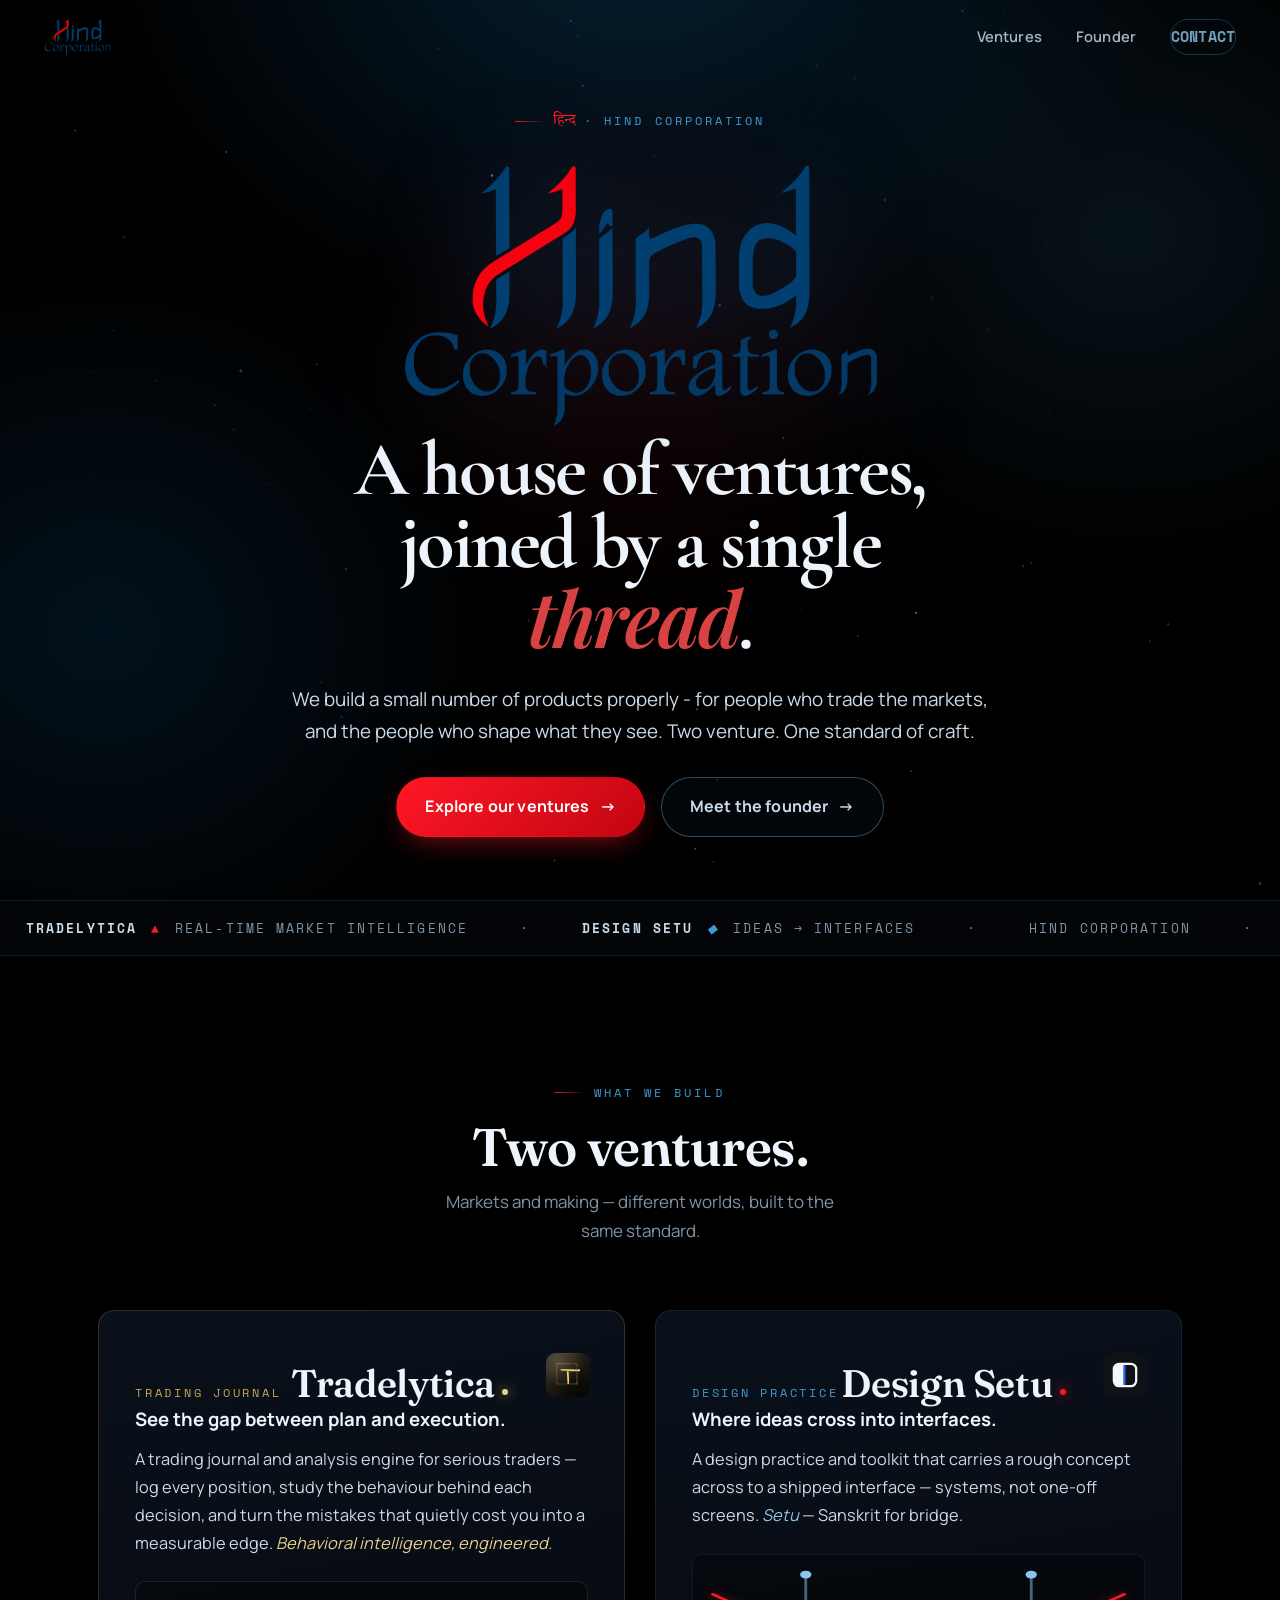
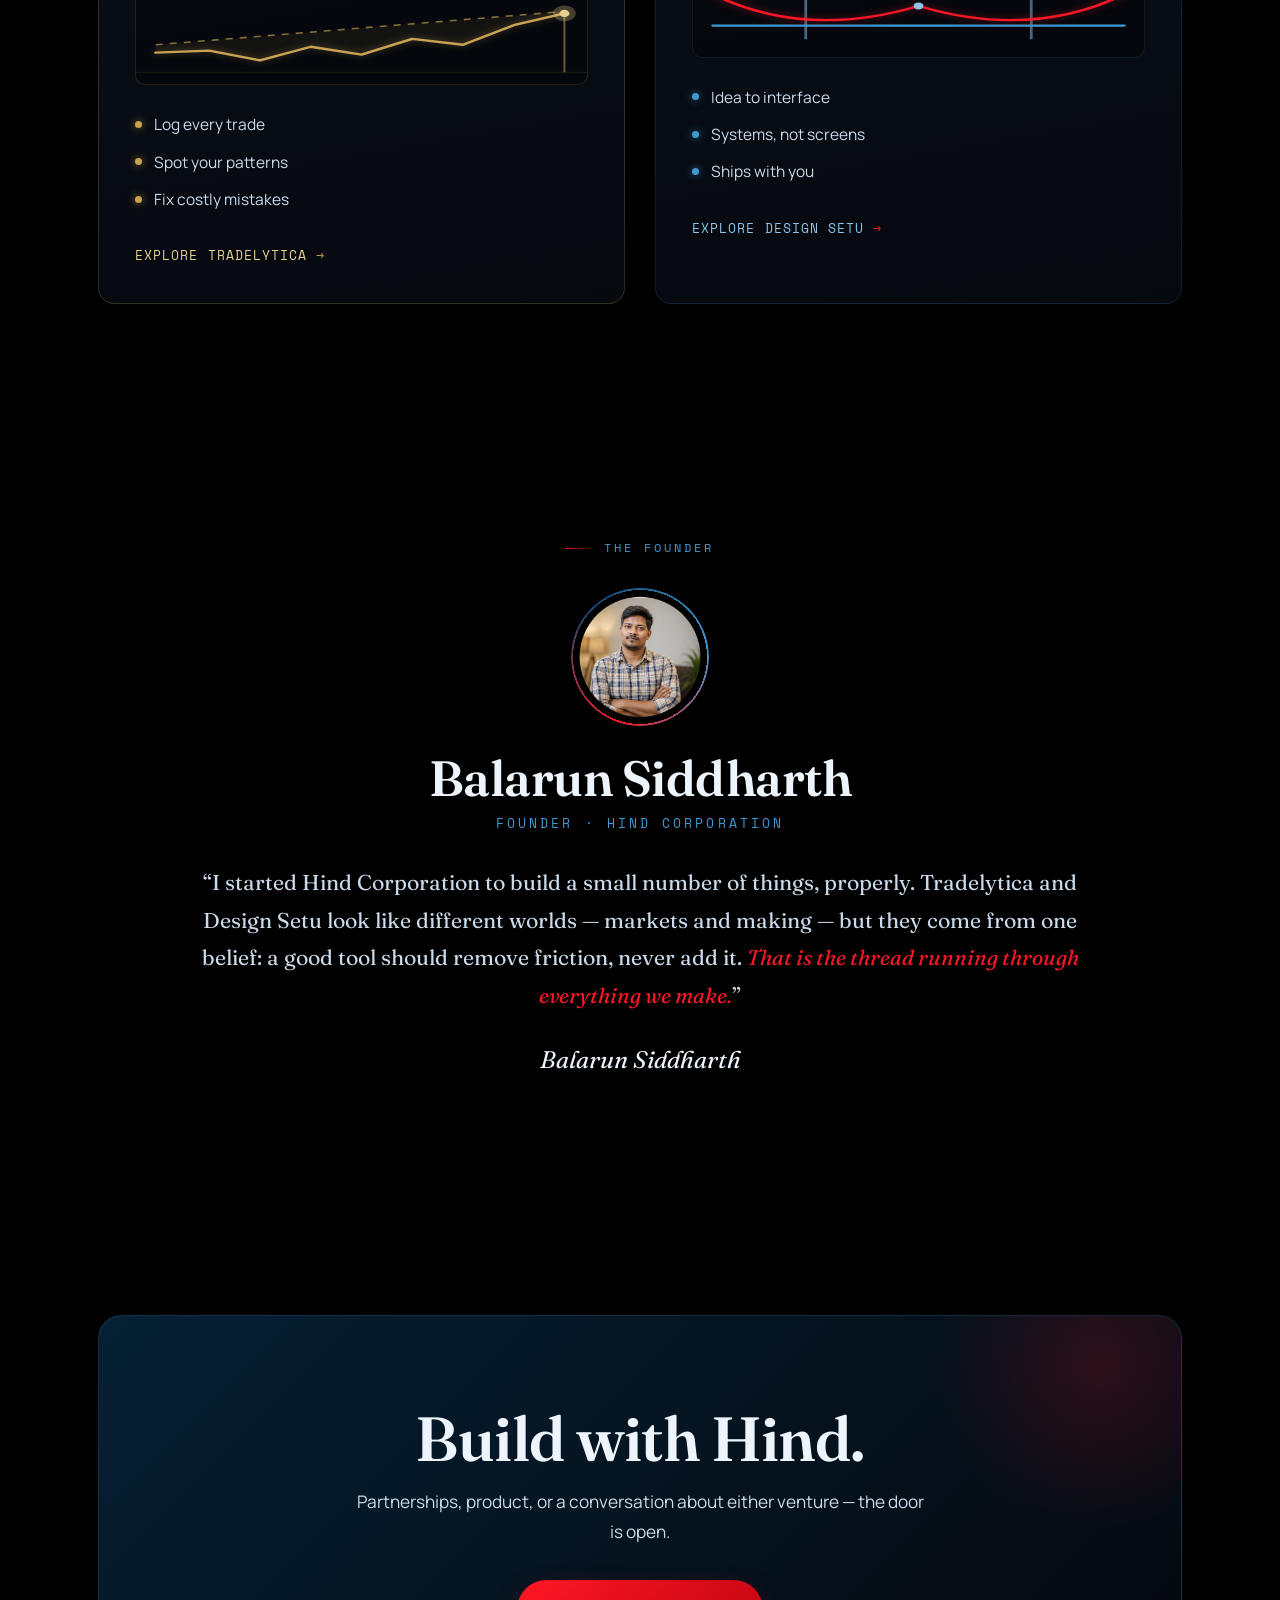
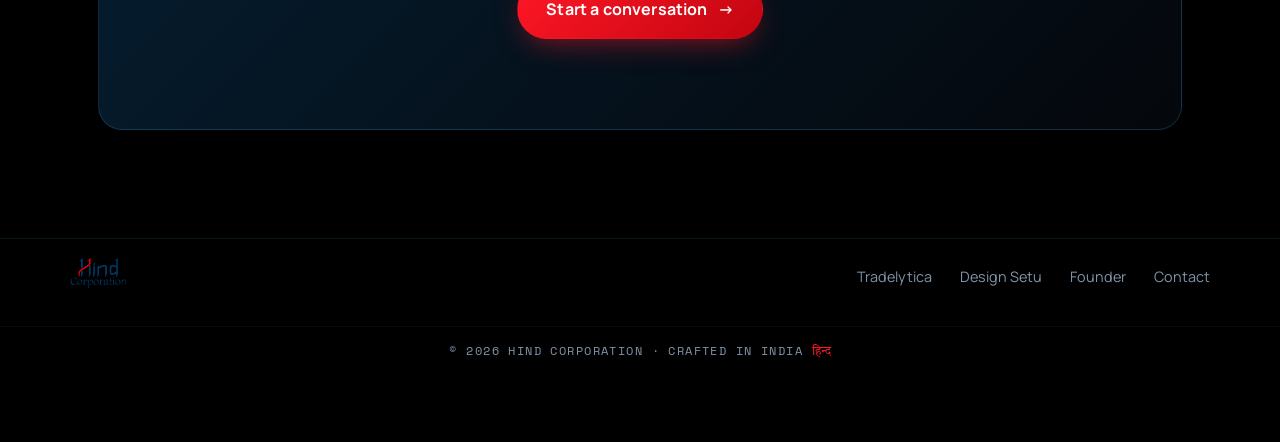
<file: index.html>
<!DOCTYPE html>
<html lang="en">
<head>
<meta charset="UTF-8">
<meta name="viewport" content="width=device-width, initial-scale=1.0">
<title>Hind Corporation — A house of ventures</title>
<meta name="description" content="Hind Corporation builds a small number of products properly. Home to Tradelytica and Design Setu. Founded by Balarun Siddharth.">
<meta name="theme-color" content="#000000">
<link rel="preconnect" href="https://fonts.googleapis.com">
<link rel="preconnect" href="https://fonts.gstatic.com" crossorigin>
<link href="https://fonts.googleapis.com/css2?family=Fraunces:ital,opsz,wght@0,9..144,400;0,9..144,500;0,9..144,600;1,9..144,400;1,9..144,500&family=Manrope:wght@400;500;600;700;800&family=Space+Mono:ital,wght@0,400;0,700;1,400&family=Tiro+Devanagari+Hindi&display=swap" rel="stylesheet">
<link href="https://fonts.googleapis.com/css2?family=Cormorant+Garamond:wght@600;700&family=Playfair+Display:ital,wght@1,600&display=swap" rel="stylesheet">
<link rel="stylesheet" href="css/HindCorporation.css">
</head>
<body id="top">

<canvas id="stars"></canvas>

<!-- signature red thread (built by JS) -->
<svg id="thread" aria-hidden="true" xmlns="http://www.w3.org/2000/svg">
  <defs>
    <linearGradient id="threadGrad" x1="0" y1="0" x2="0" y2="1">
      <stop offset="0%" stop-color="#ff1726"/>
      <stop offset="55%" stop-color="#e00d1b"/>
      <stop offset="100%" stop-color="#c20510"/>
    </linearGradient>
  </defs>
  <path id="threadPath" d=""/>
  <circle id="beadHalo" r="9" cx="0" cy="0" opacity="0"/>
  <circle id="bead" r="3.4" cx="0" cy="0" opacity="0"/>
</svg>

<!-- NAV -->
<nav class="nav" id="nav">
    <a href="#top" class="nav__logo" aria-label="Hind Corporation home">
    <img src="image/HN.png" alt="Hind Corporation Logo">
</a> 

  <div class="nav__links" id="navlinks">
    <a href="#ventures">Ventures</a>
    <a href="#founder">Founder</a>
    <a href="#contact" class="nav__cta">Contact</a>
  </div>
</nav>

<!-- HERO -->
<header class="hero" id="hero">
  <div class="eyebrow"><span class="deva">हिन्द</span> · HIND CORPORATION</div>
  <img
    src="image/HN.png"
    alt="Hind Corporation"
    class="hero__logo">
  <h1 class="hero__title reveal">
    A house of ventures, <br> joined by a single <br>
    <span class="thread-word">thread</span>. 
  </h1>
<p class="hero__sub reveal">
We build a small number of products properly - 
for people who trade the markets, and the
 people who shape what they see. Two venture.
  One standard of craft.
</p>
  <div class="hero__cta">
    <a href="#ventures" class="btn btn--primary">
        Explore our ventures
        <span class="arr">→</span>
    </a>

    <a href="#founder" class="btn btn--ghost">
        Meet the founder
        <span class="arr">→</span>
    </a>
</div>
</header>

<!-- TICKER -->
<div class="ticker" aria-hidden="true">
  <div class="ticker__track" id="ticker"></div>
</div>

<!-- PRODUCTS -->
<section class="sec" id="ventures">
  <div class="wrap">
    <div class="prod__head reveal">
      <span class="eyebrow">What we build</span>
      <h2>Two ventures.</h2>
      <p>Markets and making — different worlds, built to the same standard.</p>
    </div>

    <div class="cards">
      <!-- Tradelytica -->
      <article class="card card--gold reveal d1">
            <img src="image/Tradelytica icon.png.svg"
                  class="card__icon"
                   alt="Tradelytica">
                   <span class="card__domain card__domain--gold">
                     TRADING JOURNAL
                    </span>
        <h3 class="card__name">Tradelytica<span class="dot"></span></h3>
        <p class="card__tag">See the gap between plan and execution.</p>
        <p class="card__desc">A trading journal and analysis engine for serious traders — log every position, study the behaviour behind each decision, and turn the mistakes that quietly cost you into a measurable edge. <em>Behavioral intelligence, engineered.</em></p>
        <div class="viz" role="img" aria-label="Equity curve showing the gap between planned and actual performance">
          <svg viewBox="0 0 320 104" preserveAspectRatio="none">
            <line class="eq-base" x1="0" y1="92" x2="320" y2="92"/>
            <path class="eq-gap" d="M14,72 L52,70 L88,80 L124,66 L160,74 L196,58 L232,64 L268,44 L304,32 L304,30 L14,64 Z"/>
            <path class="eq-plan" d="M14,64 L304,30"/>
            <path class="eq-exec" d="M14,72 L52,70 L88,80 L124,66 L160,74 L196,58 L232,64 L268,44 L304,32"/>
            <line class="eq-pin" x1="304" y1="32" x2="304" y2="92"/>
            <circle class="eq-dot-halo" cx="304" cy="32" r="8"/>
            <circle class="eq-dot" cx="304" cy="32" r="3.6"/>
          </svg>
        </div>
        <ul class="feats">
          <li>Log every trade</li>
          <li>Spot your patterns</li>
          <li>Fix costly mistakes</li>
        </ul>
        <a href="https://tradelytica.com" target="_blank" rel="noopener noreferrer" class="card__link">Explore Tradelytica <span class="arr">→</span></a>
      </article>

      <!-- Design Setu -->
      <article class="card reveal d2">
        <img src="image/designsetu-app-icon.svg"
          class="card__icon"
          alt="Design Setu">
        <span class="card__domain">Design practice</span>
        <h3 class="card__name">Design Setu<span class="dot"></span></h3>
        <p class="card__tag">Where ideas cross into interfaces.</p>
        <p class="card__desc">A design practice and toolkit that carries a rough concept across to a shipped interface — systems, not one-off screens. <em>Setu</em> — Sanskrit for bridge.</p>
        <div class="viz" role="img" aria-label="Stylised suspension bridge">
          <svg viewBox="0 0 320 104" preserveAspectRatio="none">
            <line class="bridge-pillar" x1="80"  y1="20" x2="80"  y2="86"/>
            <line class="bridge-pillar" x1="240" y1="20" x2="240" y2="86"/>
            <path class="bridge-deck" d="M14,72 L306,72"/>
            <path class="bridge-cable" d="M14,40 Q80,86 160,52 Q240,86 306,40"/>
            <circle class="bridge-node" cx="80"  cy="20" r="4"/>
            <circle class="bridge-node" cx="240" cy="20" r="4"/>
            <circle class="bridge-node" cx="160" cy="52" r="3.5"/>
          </svg>
        </div>
        <ul class="feats">
          <li>Idea to interface</li>
          <li>Systems, not screens</li>
          <li>Ships with you</li>
        </ul>
        <a href="#contact" class="card__link">Explore Design Setu <span class="arr">→</span></a>
      </article>
    </div>
  </div>
</section>

<!-- FOUNDER -->
<section class="sec founder" id="founder">
  <div class="wrap">
    <div class="reveal">
      <span class="eyebrow">The founder</span>
      <div class="mono-ring">
    <div class="ring"></div>
    <div class="photo">
        <img src="image/WhatsApp Image.jpg.jpeg" alt="">
    </div>
    </div>
      <h2>Balarun Siddharth</h2>
      <div class="founder__role">Founder · Hind Corporation</div>
    </div>
    <p class="founder__note reveal d1">“I started Hind Corporation to build a small number of things, properly. Tradelytica and Design Setu look like different worlds — markets and making — but they come from one belief: a good tool should remove friction, never add it. <span class="hl">That is the thread running through everything we make.</span>”</p>
    <div class="founder__sign reveal d2">Balarun Siddharth</div>
  </div>
</section>

<!-- CTA -->
<section class="sec" id="contact" style="padding-bottom:0">
  <div class="cta-band reveal">
    <div class="cta-inner">
      <h2>Build with Hind.</h2>
      <p>Partnerships, product, or a conversation about either venture — the door is open.</p>
      <a href="mailto:hello@hindcorporation.com" class="btn btn--primary">Start a conversation <span class="arr">→</span></a>
    </div>
  </div>
</section>

<!-- FOOTER -->
<footer class="foot">
  <div class="foot__in">
      <a href="#top" class="foot__logo">
    <img src="image/HN.png"
     alt="Hind Corporation">
</a>
<div class="foot__links">
    <a href="#">Tradelytica</a>
    <a href="#">Design Setu</a>
    <a href="#">Founder</a>
    <a href="#">Contact</a>
</div>
  </div>
  <div class="foot__meta">© 2026 Hind Corporation · Crafted in India <span class="deva">हिन्द</span></div>
</footer>

<script src="js/HindCorporation.js"></script>
</html>
</body>
</file>
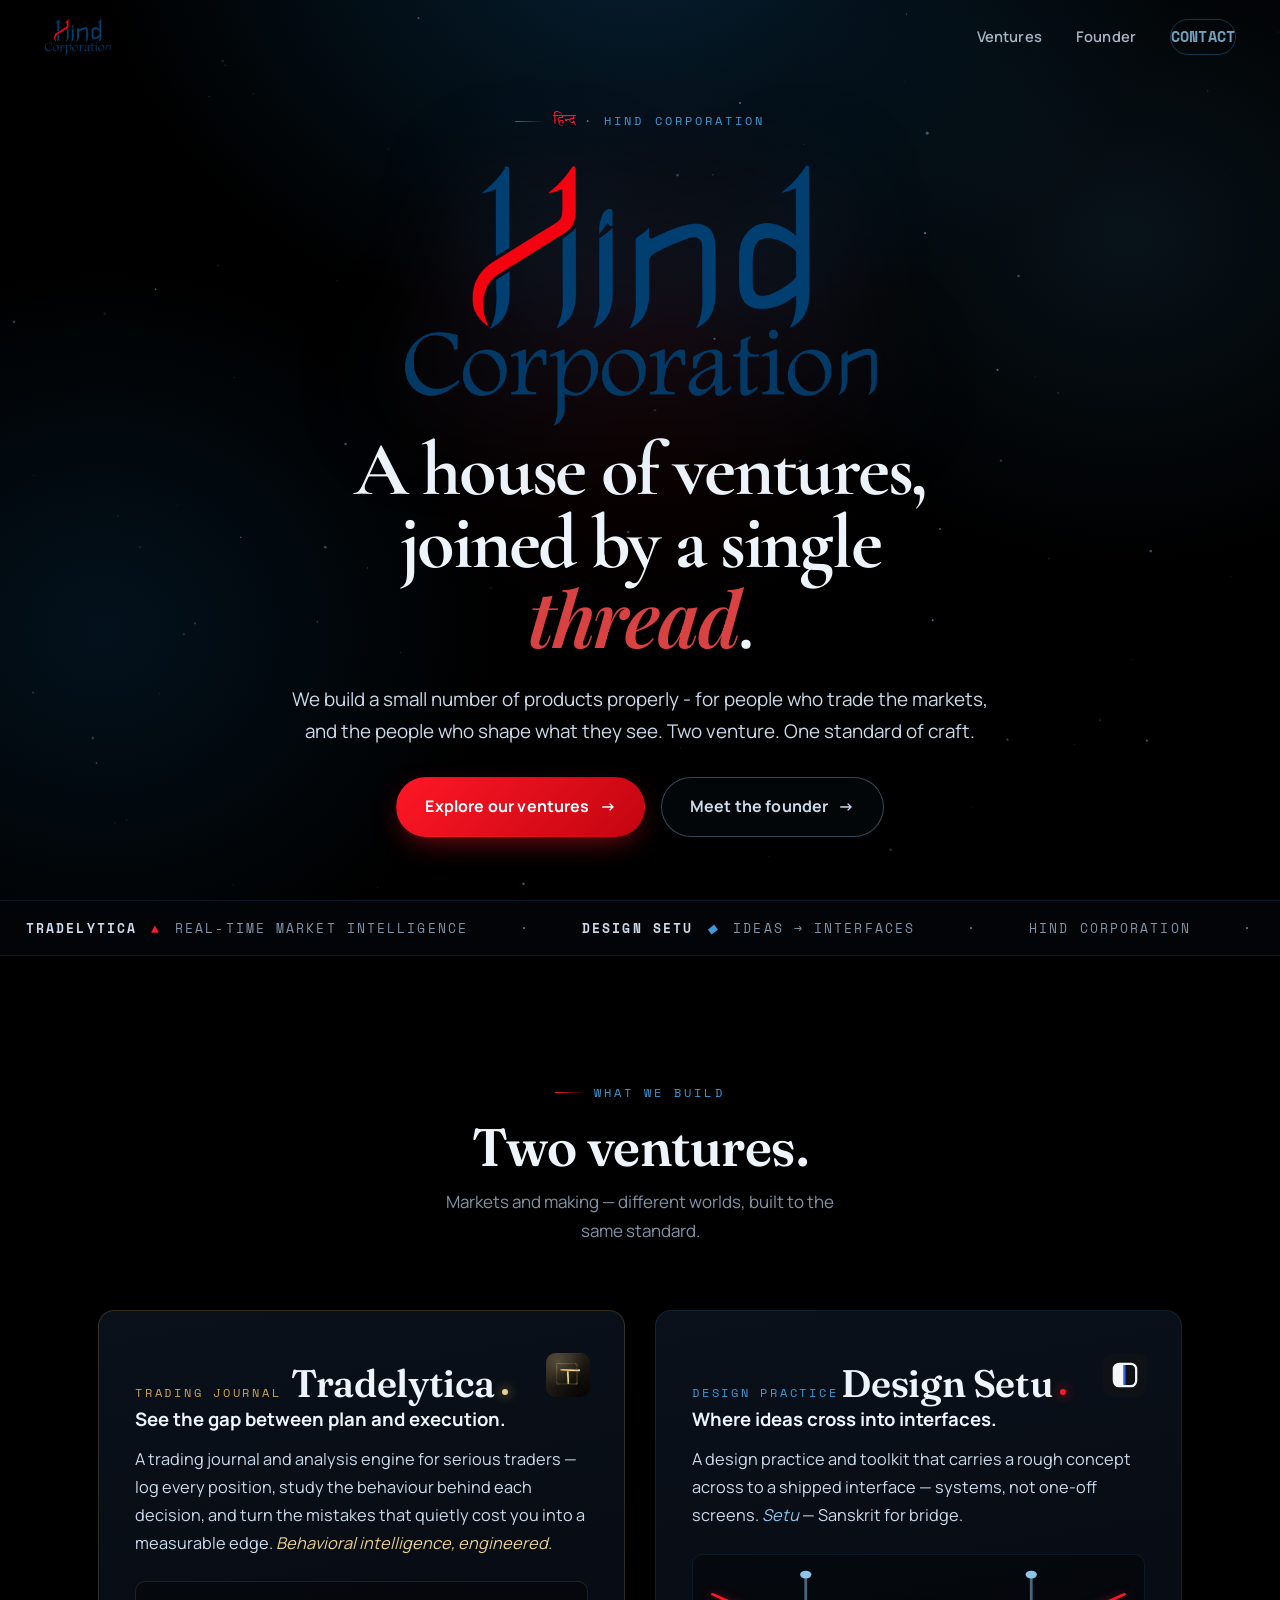
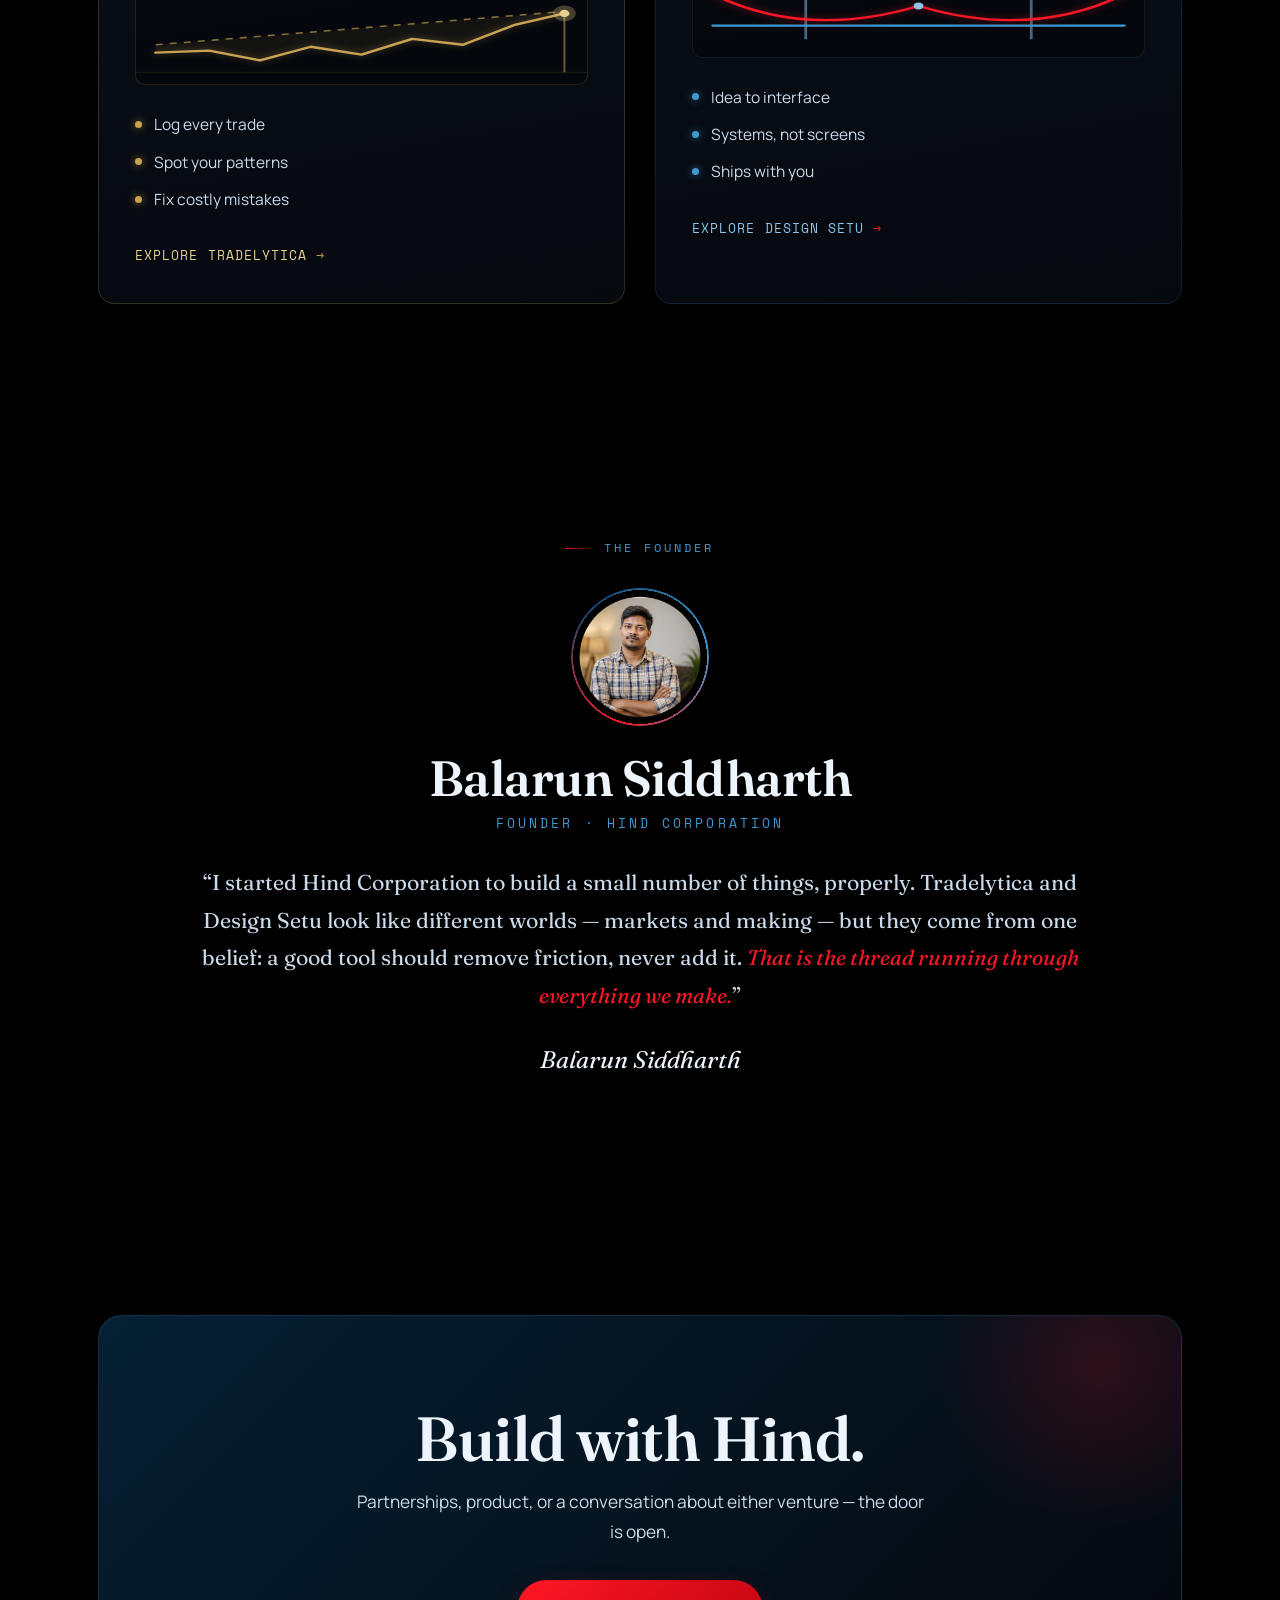
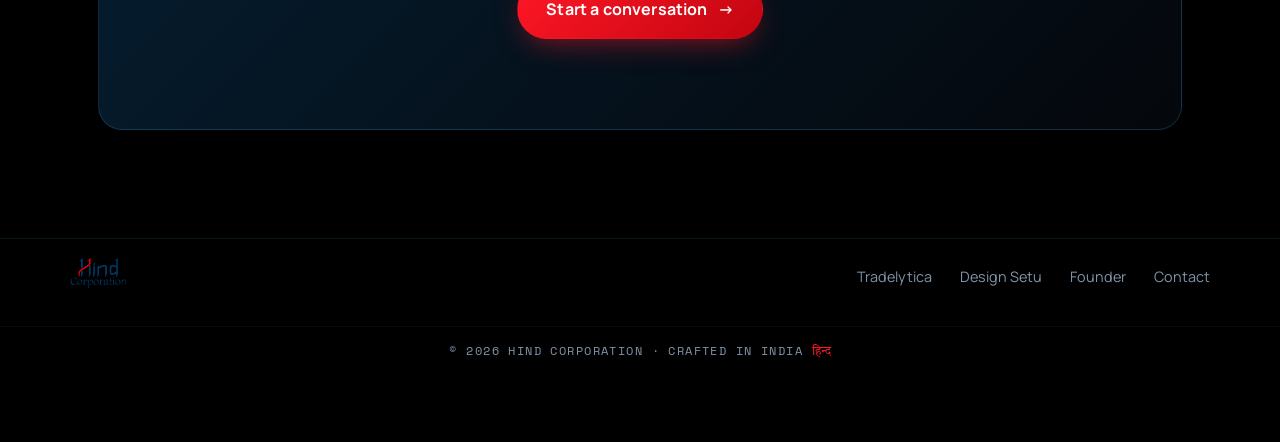
<file: index.html.html>
<!DOCTYPE html>
<html lang="en">
<head>
<meta charset="UTF-8">
<meta name="viewport" content="width=device-width, initial-scale=1.0">
<title>Hind Corporation — A house of ventures</title>
<meta name="description" content="Hind Corporation builds a small number of products properly. Home to Tradelytica and Design Setu. Founded by Balarun Siddharth.">
<meta name="theme-color" content="#000000">
<link rel="preconnect" href="https://fonts.googleapis.com">
<link rel="preconnect" href="https://fonts.gstatic.com" crossorigin>
<link href="https://fonts.googleapis.com/css2?family=Fraunces:ital,opsz,wght@0,9..144,400;0,9..144,500;0,9..144,600;1,9..144,400;1,9..144,500&family=Manrope:wght@400;500;600;700;800&family=Space+Mono:ital,wght@0,400;0,700;1,400&family=Tiro+Devanagari+Hindi&display=swap" rel="stylesheet">
<link href="https://fonts.googleapis.com/css2?family=Cormorant+Garamond:wght@600;700&family=Playfair+Display:ital,wght@1,600&display=swap" rel="stylesheet">
<link rel="stylesheet" href="../css/HindCorporation.css">
</head>
<body id="top">

<canvas id="stars"></canvas>

<!-- signature red thread (built by JS) -->
<svg id="thread" aria-hidden="true" xmlns="http://www.w3.org/2000/svg">
  <defs>
    <linearGradient id="threadGrad" x1="0" y1="0" x2="0" y2="1">
      <stop offset="0%" stop-color="#ff1726"/>
      <stop offset="55%" stop-color="#e00d1b"/>
      <stop offset="100%" stop-color="#c20510"/>
    </linearGradient>
  </defs>
  <path id="threadPath" d=""/>
  <circle id="beadHalo" r="9" cx="0" cy="0" opacity="0"/>
  <circle id="bead" r="3.4" cx="0" cy="0" opacity="0"/>
</svg>

<!-- NAV -->
<nav class="nav" id="nav">
    <a href="#top" class="nav__logo" aria-label="Hind Corporation home">
    <img src="../image/HN.png" alt="Hind Corporation Logo">
</a> 

  <div class="nav__links" id="navlinks">
    <a href="#ventures">Ventures</a>
    <a href="#founder">Founder</a>
    <a href="#contact" class="nav__cta">Contact</a>
  </div>
</nav>

<!-- HERO -->
<header class="hero" id="hero">
  <div class="eyebrow"><span class="deva">हिन्द</span> · HIND CORPORATION</div>
  <img
    src="../image/HN.png"
    alt="Hind Corporation"
    class="hero__logo">
  <h1 class="hero__title reveal">
    A house of ventures, <br> joined by a single <br>
    <span class="thread-word">thread</span>. 
  </h1>
<p class="hero__sub reveal">
We build a small number of products properly - 
for people who trade the markets, and the
 people who shape what they see. Two venture.
  One standard of craft.
</p>
  <div class="hero__cta">
    <a href="#ventures" class="btn btn--primary">
        Explore our ventures
        <span class="arr">→</span>
    </a>

    <a href="#founder" class="btn btn--ghost">
        Meet the founder
        <span class="arr">→</span>
    </a>
</div>
</header>

<!-- TICKER -->
<div class="ticker" aria-hidden="true">
  <div class="ticker__track" id="ticker"></div>
</div>

<!-- PRODUCTS -->
<section class="sec" id="ventures">
  <div class="wrap">
    <div class="prod__head reveal">
      <span class="eyebrow">What we build</span>
      <h2>Two ventures.</h2>
      <p>Markets and making — different worlds, built to the same standard.</p>
    </div>

    <div class="cards">
      <!-- Tradelytica -->
      <article class="card card--gold reveal d1">
            <img src="../image/Tradelytica icon.png.svg"
                  class="card__icon"
                   alt="Tradelytica">
                   <span class="card__domain card__domain--gold">
                     TRADING JOURNAL
                    </span>
        <h3 class="card__name">Tradelytica<span class="dot"></span></h3>
        <p class="card__tag">See the gap between plan and execution.</p>
        <p class="card__desc">A trading journal and analysis engine for serious traders — log every position, study the behaviour behind each decision, and turn the mistakes that quietly cost you into a measurable edge. <em>Behavioral intelligence, engineered.</em></p>
        <div class="viz" role="img" aria-label="Equity curve showing the gap between planned and actual performance">
          <svg viewBox="0 0 320 104" preserveAspectRatio="none">
            <line class="eq-base" x1="0" y1="92" x2="320" y2="92"/>
            <path class="eq-gap" d="M14,72 L52,70 L88,80 L124,66 L160,74 L196,58 L232,64 L268,44 L304,32 L304,30 L14,64 Z"/>
            <path class="eq-plan" d="M14,64 L304,30"/>
            <path class="eq-exec" d="M14,72 L52,70 L88,80 L124,66 L160,74 L196,58 L232,64 L268,44 L304,32"/>
            <line class="eq-pin" x1="304" y1="32" x2="304" y2="92"/>
            <circle class="eq-dot-halo" cx="304" cy="32" r="8"/>
            <circle class="eq-dot" cx="304" cy="32" r="3.6"/>
          </svg>
        </div>
        <ul class="feats">
          <li>Log every trade</li>
          <li>Spot your patterns</li>
          <li>Fix costly mistakes</li>
        </ul>
        <a href="https://tradelytica.com" target="_blank" rel="noopener noreferrer" class="card__link">Explore Tradelytica <span class="arr">→</span></a>
      </article>

      <!-- Design Setu -->
      <article class="card reveal d2">
        <img src="../image/designsetu-app-icon.svg"
          class="card__icon"
          alt="Design Setu">
        <span class="card__domain">Design practice</span>
        <h3 class="card__name">Design Setu<span class="dot"></span></h3>
        <p class="card__tag">Where ideas cross into interfaces.</p>
        <p class="card__desc">A design practice and toolkit that carries a rough concept across to a shipped interface — systems, not one-off screens. <em>Setu</em> — Sanskrit for bridge.</p>
        <div class="viz" role="img" aria-label="Stylised suspension bridge">
          <svg viewBox="0 0 320 104" preserveAspectRatio="none">
            <line class="bridge-pillar" x1="80"  y1="20" x2="80"  y2="86"/>
            <line class="bridge-pillar" x1="240" y1="20" x2="240" y2="86"/>
            <path class="bridge-deck" d="M14,72 L306,72"/>
            <path class="bridge-cable" d="M14,40 Q80,86 160,52 Q240,86 306,40"/>
            <circle class="bridge-node" cx="80"  cy="20" r="4"/>
            <circle class="bridge-node" cx="240" cy="20" r="4"/>
            <circle class="bridge-node" cx="160" cy="52" r="3.5"/>
          </svg>
        </div>
        <ul class="feats">
          <li>Idea to interface</li>
          <li>Systems, not screens</li>
          <li>Ships with you</li>
        </ul>
        <a href="#contact" class="card__link">Explore Design Setu <span class="arr">→</span></a>
      </article>
    </div>
  </div>
</section>

<!-- FOUNDER -->
<section class="sec founder" id="founder">
  <div class="wrap">
    <div class="reveal">
      <span class="eyebrow">The founder</span>
      <div class="mono-ring">
    <div class="ring"></div>
    <div class="photo">
        <img src="../image/WhatsApp Image.jpg.jpeg" alt="">
    </div>
    </div>
      <h2>Balarun Siddharth</h2>
      <div class="founder__role">Founder · Hind Corporation</div>
    </div>
    <p class="founder__note reveal d1">“I started Hind Corporation to build a small number of things, properly. Tradelytica and Design Setu look like different worlds — markets and making — but they come from one belief: a good tool should remove friction, never add it. <span class="hl">That is the thread running through everything we make.</span>”</p>
    <div class="founder__sign reveal d2">Balarun Siddharth</div>
  </div>
</section>

<!-- CTA -->
<section class="sec" id="contact" style="padding-bottom:0">
  <div class="cta-band reveal">
    <div class="cta-inner">
      <h2>Build with Hind.</h2>
      <p>Partnerships, product, or a conversation about either venture — the door is open.</p>
      <a href="mailto:hello@hindcorporation.com" class="btn btn--primary">Start a conversation <span class="arr">→</span></a>
    </div>
  </div>
</section>

<!-- FOOTER -->
<footer class="foot">
  <div class="foot__in">
      <a href="#top" class="foot__logo">
    <img src="../image/HN.png"
     alt="Hind Corporation">
</a>
<div class="foot__links">
    <a href="#">Tradelytica</a>
    <a href="#">Design Setu</a>
    <a href="#">Founder</a>
    <a href="#">Contact</a>
</div>
  </div>
  <div class="foot__meta">© 2026 Hind Corporation · Crafted in India <span class="deva">हिन्द</span></div>
</footer>

<script src="../js/HindCorporation.js"></script>
</html>
</body>
</file>
<file: css/HindCorporation.css>
:root{
    --void:#000000;
    --ink:#06090f;
    --ink-2:#0a1019;
    --panel:#0b121d;
    --steel:#0a3a5e;
    --steel-2:#0e4d7a;
    --azure:#3f9ad4;
    --azure-soft:#8cc4ea;
    --ice:#cbdaea;
    --ice-dim:#8094a8;
    --head:#eef4fb;
    --ember:#ff1726;
    --ember-deep:#c20510;
    --gold:#c9a253;
    --gold-soft:#e7cf8e;
    --gold-dim:#9a7e44;
    --r:16px;
    --r-sm:10px;
    --maxw:1140px;
    --ease:cubic-bezier(.16,1,.3,1);
  }

  *{
    box-sizing:border-box;
    margin:0;
    padding:0}
  a:focus-visible, button:focus-visible, .btn:focus-visible{outline:2px solid var(--azure-soft); outline-offset:3px;}
  html{scroll-behavior:smooth}
  body{
    background:var(--void);
    color:var(--ice);
    font-family:'Manrope',system-ui,sans-serif;
    font-size:17px;
    line-height:1.7;
    -webkit-font-smoothing:antialiased;
    overflow-x:hidden;
    position:relative;
  }

  /* ambient blue glows + faint red origin glow */
  body::before{
    content:"";
    position:fixed; inset:0; z-index:0; pointer-events:none;
    background:
      radial-gradient(900px 700px at 50% -8%, rgba(14,77,122,.40), transparent 60%),
      radial-gradient(700px 600px at 88% 26%, rgba(63,154,212,.12), transparent 55%),
      radial-gradient(650px 600px at 8% 70%, rgba(10,58,94,.30), transparent 60%),
      radial-gradient(500px 480px at 50% 38%, rgba(194,5,16,.10), transparent 60%);
  }

  canvas#stars{position:fixed; inset:0; z-index:0; pointer-events:none;}

  /* the signature red thread */
  svg#thread{position:absolute; top:0; left:0; z-index:1; pointer-events:none;}
  #threadPath{
    fill:none;
    stroke:url(#threadGrad);
    stroke-width:2.4;
    stroke-linecap:round;
    filter:drop-shadow(0 0 6px rgba(255,23,38,.55));
  }
  #bead{
    fill:#fff;
    filter:drop-shadow(0 0 10px rgba(255,40,55,.95));
   }
  #beadHalo{ 
    fill:rgba(255,40,55,.35); }

  /* layout helpers */
  .wrap{
    max-width:var(--maxw); 
    margin:0 auto; padding:0 28px; 
    position:relative; z-index:2;
  }
  section
  {
    position:relative; 
    z-index:2;
  }
  .sec{
    padding:clamp(86px,13vh,168px) 0; 
    scroll-margin-top:84px;
  }

  .eyebrow{
    font-family:'Space Mono',monospace;
    font-size:.74rem; letter-spacing:.26em; text-transform:uppercase;
    color:var(--azure); display:inline-flex; align-items:center; gap:.7em;
  }
  .eyebrow::before{
    content:""; 
    width:30px; 
    height:1px; 
    background:linear-gradient(90deg,var(--ember),transparent);
  }
  .deva{
    font-family:'Tiro Devanagari Hindi',serif;
    letter-spacing:0; 
    font-size:1.15em; 
    color:var(--ember); 
    text-transform:none;
  }

  h1,h2,h3,.serif{
    font-family:'Fraunces',Georgia,serif; 
    font-optical-sizing:auto; 
    color:var(--head); 
    font-weight:600; 
    line-height:1.05; 
    letter-spacing:-.01em;
  }

  /* ============ NAV ============ */
  .nav{
    position:fixed; top:0; left:0; right:0; z-index:50;
    display:flex; align-items:center; justify-content:space-between;
    padding:18px clamp(20px,4vw,44px);
    transition:background .4s var(--ease), backdrop-filter .4s var(--ease), border-color .4s, padding .4s var(--ease);
    border-bottom:1px solid transparent;
  }
  .nav.scrolled{
    background:rgba(4,7,12,.72);
    backdrop-filter:blur(14px) saturate(140%);
    -webkit-backdrop-filter:blur(14px) saturate(140%);
    border-bottom-color:rgba(63,154,212,.16);
    padding-top:13px; padding-bottom:13px;
  }
  .nav__logo{
    display:flex; 
    align-items:center; 
    gap:10px; 
    text-decoration:none;
  }
  .nav__logo img{
    height:38px; 
    width:auto; 
    display:block; 
    transition:height .4s var(--ease);
  }
  .nav.scrolled .nav__logo img{
    height:32px;
  }
  .nav__links{
    display:flex; 
    align-items:center; 
    gap:34px;
  }
  .nav__links a{
    color:var(--ice); text-decoration:none; font-size:.92rem; font-weight:600;
    letter-spacing:.01em; position:relative; padding:4px 0; opacity:.82; transition:opacity .25s;
  }
  .nav__links a:hover{
    opacity:1;}
  .nav__links a::after{
    content:""; 
    position:absolute; 
    left:0; bottom:-2px; 
    height:1.5px; 
    width:0; 
    background:var(--ember); 
    transition:width .3s var(--ease);
  }
  .nav__links a:hover::after{
    width:100%;
  }
  .nav__cta{
    font-family:'Space Mono',monospace; font-size:.78rem; letter-spacing:.12em; text-transform:uppercase;
    border:1px solid rgba(63,154,212,.4); padding:9px 24px; border-radius:40px; color:var(--azure-soft)!important;
    opacity:1; transition:border-color .3s, color .3s, background .3s; white-space:nowrap;
  }
  .nav__cta::after{
    display:none;
  }
  .nav__cta:hover{
    border-color:var(--ember); 
    color:#fff; 
    background:rgba(255,23,38,.08);
  }
  .nav__burger{
    display:none;
  }

  /* ============ HERO ============ */
  .hero{
    position:relative; 
    min-height:100svh; 
    display:flex; 
    flex-direction:column; 
    align-items:center; 
    justify-content:center; 
    text-align:center; 
    padding:104px 28px 58px;
  }
  .hero .eyebrow{
    opacity:0; 
    animation:fadeUp 1s var(--ease) .15s forwards;
  }
  .hero__logo{
    width:min(480px,80vw);
    height:auto;margin:24px 0 0;
    filter:drop-shadow(0 12px 50px rgba(14,77,122,.55));
    opacity:0; 
    transform:scale(.94); 
    animation:logoIn 1.3s var(--ease) .25s forwards;
  }
  .hero h1{
    font-family:"Cormorant Garamond", serif;
    font-size:clamp(3.5rem,6vw,6rem);
    margin:5px auto 0;
    font-weight:700;
    line-height:.95;
    letter-spacing:-0.03em;
}
  .hero h1 .thread-word{
    color:rgb(216, 66, 66);
    font-style:italic;
    font-family:"Playfair Display", serif;
    font-weight:600;
}
  .hero__sub{
    max-width:60ch; 
    margin:22px auto 0; 
    color:var(--ice); 
    font-size:clamp(1rem,1.5vw,1.18rem); 
    opacity:0;
    animation:fadeUp 1.1s var(--ease) .75s forwards;
  }
  .hero__sub b{
    color:var(--head); 
    font-weight:700;
  }
  .hero__cta{
    display:flex; 
    gap:16px; 
    justify-content:center; 
    flex-wrap:wrap; 
    margin-top:30px; 
    opacity:0; 
    animation:fadeUp 1.1s var(--ease) .95s forwards;
  }

  .btn{
    font-family:'Manrope',sans-serif; 
    font-weight:700; 
    font-size:1rem; 
    letter-spacing:.01em;
    text-decoration:none; 
    padding:15px 28px; 
    border-radius:46px; 
    display:inline-flex; 
    align-items:center; 
    gap:10px;
    transition:transform .3s var(--ease), box-shadow .3s var(--ease), background .3s, border-color .3s, color .3s; 
    cursor:pointer; 
    border:1px solid transparent;
  }
  .btn .arr{
    transition:transform .3s var(--ease);
  }
  .btn:hover .arr{
    transform:translateX(4px);
  }
  .btn--primary{
    color:#fff;
    background:linear-gradient(135deg,var(--ember) 0%, var(--ember-deep) 100%);
    box-shadow:0 10px 30px -10px rgba(255,23,38,.6);
  }
  .btn--primary:hover{
    transform:translateY(-3px); 
    box-shadow:0 16px 40px -12px rgba(255,23,38,.75);
  }
  .btn--ghost{
    color:var(--ice); 
    border-color:rgba(140,196,234,.35); 
    background:rgba(63,154,212,.04);}

  .btn--ghost:hover{
    transform:translateY(-3px); 
    border-color:var(--azure); 
    color:var(--head); 
    background:rgba(63,154,212,.1);
  }

  /* ============ TICKER ============ */
  .ticker{
    border-top:1px solid rgba(63,154,212,.14); 
    border-bottom:1px solid rgba(63,154,212,.14); 
    background:rgba(6,9,15,.5); 
    overflow:hidden; 
    padding:16px 0;
  }
  .ticker__track{
    display:flex; 
    white-space:nowrap; 
    width:max-content; 
    animation:marquee 40s linear infinite;
  }
  .ticker__track span{
    font-family:'Space Mono',monospace; 
    font-size:.82rem; 
    letter-spacing:.16em;
    text-transform:uppercase;
    color:var(--ice-dim); 
    padding:0 26px; 
    display:inline-flex; 
    align-items:center; 
    gap:14px;
  }
  .ticker .up{
    color:var(--ember);
  }
  .ticker .di{
    color:var(--azure);
  }
  .ticker .go{
    color:var(--gold);
  }
  .ticker b{
    color:var(--ice);
  }

  /* ============ PRODUCTS ============ */
  .prod__head{
    text-align:center; 
    max-width:42ch; 
    margin:0 auto 64px;
  }
  .prod__head h2{
    font-size:clamp(2rem,4.2vw,3.3rem); 
    margin:16px 0 14px;
  }
  .prod__head p{
    color:var(--ice-dim);
  }

  .cards{
    display:grid; 
    grid-template-columns:1fr 1fr; 
    gap:30px; 
    align-items:stretch;
  }
  .card{
    position:relative; 
    background:linear-gradient(170deg, rgba(11,18,29,.92), rgba(6,9,15,.92));
    border:1px solid rgba(63,154,212,.15); 
    border-radius:var(--r); padding:38px 36px 34px;
    overflow:hidden; 
    transition:transform .5s var(--ease), border-color .5s, box-shadow .5s; 
    backdrop-filter:blur(4px);
  }
  .card::before{ /* top accent line */
    content:""; 
    position:absolute; top:0; left:0; right:0; height:2px;
    background:linear-gradient(90deg,var(--ember),var(--steel-2)); transform:scaleX(0); transform-origin:left; transition:transform .6s var(--ease);
  }
  .card:hover{
    transform:translateY(-8px); 
    border-color:rgba(63,154,212,.45); 
    box-shadow:0 30px 60px -30px rgba(14,77,122,.7), 0 0 0 1px rgba(63,154,212,.1);
  }
  .card:hover::before{
    transform:scaleX(1);
  }

  .card__domain{
    font-family:'Space Mono',monospace; 
    font-size:.72rem; 
    letter-spacing:.24em; 
    text-transform:uppercase; 
    color:var(--azure);
  }
  .card__icon{
    position:absolute;
    top:42px;
    right:34px;
    width:44px;
    height:44px;
}
  .card__name{
    font-size:clamp(1.9rem,3vw,2.55rem); 
    margin:14px 0 4px; 
    display:inline-flex; 
    align-items:baseline; 
    gap:.18em;
  }
  .card__name .dot{
    display:inline-block; 
    width:.16em; 
    height:.16em; 
    border-radius:50%; 
    background:var(--ember); 
    box-shadow:0 0 12px var(--ember); 
    transform:translateY(-.05em);
  }
  .card__tag{
    font-weight:700; 
    color:var(--head); 
    font-size:1.16rem; 
    margin-bottom:14px; 
    line-height:1.35;
  }
  .card__desc{
    color:var(--ice); 
    font-size:1.02rem; 
    margin-bottom:24px;
  }
  .card__desc em{
    color:var(--azure-soft); 
    font-style:italic;
  }

  .viz{
    height:104px; 
    margin:6px 0 26px; 
    border:1px solid rgba(63,154,212,.12); 
    border-radius:var(--r-sm); 
    background:rgba(0,0,0,.35); overflow:hidden;
  }
  .viz svg{
    width:100%; 
    height:100%; 
    display:block;
  }
  .grid-line{
    stroke:rgba(63,154,212,.12); 
    stroke-width:1;
  }
  .chart-line{
    fill:none; 
    stroke:var(--azure); 
    stroke-width:2.2; 
    stroke-linecap:round; 
    stroke-linejoin:round; 
    stroke-dasharray:760; 
    stroke-dashoffset:760; 
    transition:stroke-dashoffset 1.7s var(--ease) .2s;
  }
  .card.in .chart-line{
    stroke-dashoffset:0;}
  .candle{
    transform:scaleY(0); 
    transform-box:fill-box; 
    transform-origin:bottom; 
    transition:transform .7s var(--ease);
  }
  .card.in .candle{
    transform:scaleY(1);
  }
  .card.in .c1{
    transition-delay:.25s
  }
  .card.i{
    transition-delay:.38s
  }
  .card.in .c3{
    transition-delay:.51s
  }
  .card.in .c4{
    transition-delay:.64s
  }
  .card.in .c5{
    transition-delay:.77s
  }
  .chart-dot{
    fill:var(--ember); 
    opacity:0; 
    transition:opacity .4s ease 1.7s;
  }
  .card.in .chart-dot{
    opacity:1;
  }

  .bridge-cable{
    
    fill:none; 
    stroke:var(--ember); 
    stroke-width:2.4; 
    stroke-linecap:round; 
    stroke-dasharray:420; 
    stroke-dashoffset:420; 
    transition:stroke-dashoffset 1.6s var(--ease) .25s; 
    filter:drop-shadow(0 0 4px rgba(255,23,38,.5));
  }
  .card.in .bridge-cable{
    stroke-dashoffset:0;
  }
  .bridge-deck{
    stroke:var(--azure); 
    stroke-width:2.2; 
    stroke-linecap:round; 
    stroke-dasharray:300; 
    stroke-dashoffset:300; 
    transition:stroke-dashoffset 1.2s var(--ease) .15s;
  }
  .card.in .bridge-deck{stroke-dashoffset:0;}
  .bridge-pillar{stroke:rgba(140,196,234,.5); stroke-width:2;}
  .bridge-node{fill:var(--azure-soft); opacity:0; transition:opacity .4s ease;}
  .card.in .bridge-node{opacity:1; transition-delay:1s;}

  .feats{list-style:none; display:flex; flex-direction:column; gap:11px; margin-bottom:28px;}
  .feats li{display:flex; align-items:center; gap:12px; font-size:.97rem; color:var(--ice);}
  .feats li::before{content:""; width:7px; height:7px; border-radius:50%; background:var(--azure); box-shadow:0 0 8px rgba(63,154,212,.7); flex:none;}
  .card__link{font-family:'Space Mono',monospace; font-size:.84rem; letter-spacing:.08em; text-transform:uppercase; color:var(--azure-soft); text-decoration:none; display:inline-flex; align-items:center; gap:9px; transition:gap .3s var(--ease), color .3s;}
  .card__link:hover{color:#fff; gap:14px;}
  .card__link .arr{color:var(--ember);}

  /* ---- Tradelytica gold identity (card modifier) ---- */
  .card--gold{border-color:rgba(201,162,83,.22);}
  .card--gold::before{background:linear-gradient(90deg,var(--gold),rgba(201,162,83,.15));}
  .card--gold:hover{border-color:rgba(201,162,83,.5); box-shadow:0 30px 60px -30px rgba(120,92,30,.6), 0 0 0 1px rgba(201,162,83,.12);}
  .card--gold .card__domain{color:var(--gold);}
  .card--gold .card__name .dot{background:var(--gold-soft); box-shadow:0 0 12px var(--gold);}
  .card--gold .card__desc em{color:var(--gold-soft);}
  .card--gold .feats li::before{background:var(--gold); box-shadow:0 0 8px rgba(201,162,83,.7);}
  .card--gold .card__link{color:var(--gold-soft);}
  .card--gold .card__link .arr{color:var(--gold);}
  .card--gold .viz{border-color:rgba(201,162,83,.16);}
  .card__brand{position:absolute; top:28px; right:28px; height:38px; width:auto; opacity:.92; filter:drop-shadow(0 4px 14px rgba(201,162,83,.35)); z-index:2;}

  /* ---- equity-curve viz (plan vs execution) ---- */
  .eq-base{stroke:rgba(201,162,83,.14); stroke-width:1;}
  .eq-gap{fill:rgba(201,162,83,.07); opacity:0; transition:opacity .8s ease 1.4s;}
  .card.in .eq-gap{opacity:1;}
  .eq-plan{fill:none; stroke:var(--gold-dim); stroke-width:1.6; stroke-dasharray:5 5; opacity:.0; transition:opacity .7s ease .15s;}
  .card.in .eq-plan{opacity:.85;}
  .eq-exec{fill:none; stroke:var(--gold); stroke-width:2.4; stroke-linecap:round; stroke-linejoin:round; filter:drop-shadow(0 0 4px rgba(201,162,83,.45)); stroke-dasharray:600; stroke-dashoffset:600; transition:stroke-dashoffset 1.8s var(--ease) .25s;}
  .card.in .eq-exec{stroke-dashoffset:0;}
  .eq-pin{stroke:var(--gold-dim); stroke-width:1.4; opacity:0; transition:opacity .4s ease 1.5s;}
  .card.in .eq-pin{opacity:.7;}
  .eq-dot{fill:var(--gold-soft); opacity:0; transition:opacity .5s ease 1.55s;}
  .card.in .eq-dot{opacity:1;}
  .eq-dot-halo{fill:rgba(231,207,142,.28); opacity:0; transition:opacity .5s ease 1.55s;}
  .card.in .eq-dot-halo{opacity:1;}

  /* ---- founder photo (replaces monogram) ---- */
  .mono-ring .photo{width:122px; height:122px; border-radius:50%; overflow:hidden; box-shadow:inset 0 0 0 1px rgba(255,255,255,.06), 0 8px 30px rgba(0,0,0,.5);}
  .mono-ring .photo img{width:100%; height:100%; object-fit:cover; display:block;}

  /* ============ FOUNDER ============ */
  .founder{text-align:center;}
  .founder .eyebrow{justify-content:center; display:flex;}
  .mono-ring{
    width:138px; height:138px; margin:30px auto 26px; position:relative; display:grid; place-items:center;
  }
  .mono-ring .ring{position:absolute; inset:0; border-radius:50%; padding:2px;
    background:conic-gradient(from 200deg, var(--ember), var(--steel-2), var(--azure), var(--ember));
    -webkit-mask:radial-gradient(farthest-side, transparent calc(100% - 2px), #000 calc(100% - 2px));
            mask:radial-gradient(farthest-side, transparent calc(100% - 2px), #000 calc(100% - 2px));
    animation:spin 14s linear infinite;}
  .mono-ring .disc{width:122px; height:122px; border-radius:50%; background:radial-gradient(circle at 35% 30%, #103a5c, #05080d); display:grid; place-items:center; box-shadow:inset 0 0 30px rgba(0,0,0,.6);}
  .mono-ring .mono{font-family:'Fraunces',serif; font-weight:500; font-size:3rem; color:var(--head); letter-spacing:.02em;}
  .mono-ring .mono .r{color:var(--ember);}
  .founder h2{font-size:clamp(2rem,4.4vw,3.1rem); margin-bottom:8px;}
  .founder__role{font-family:'Space Mono',monospace; font-size:.8rem; letter-spacing:.24em; text-transform:uppercase; color:var(--azure); margin-bottom:30px;}
  .founder__note{max-width:64ch; margin:0 auto; font-size:clamp(1.08rem,1.7vw,1.34rem); line-height:1.75; color:var(--ice); font-family:'Fraunces',serif; font-weight:400;}
  .founder__note .hl{color:var(--ember); font-style:italic;}
  .founder__sign{font-family:'Fraunces',serif; font-style:italic; font-size:1.5rem; color:var(--head); margin-top:26px;}

  /* ============ CTA ============ */
  .cta-band{position:relative; z-index:2; margin:0 auto; max-width:var(--maxw); padding:0 28px;}
  .cta-inner{
    background:linear-gradient(135deg, rgba(10,58,94,.55), rgba(6,9,15,.75));
    border:1px solid rgba(63,154,212,.22); border-radius:24px; padding:clamp(50px,7vw,90px) clamp(30px,6vw,80px);
    text-align:center; position:relative; overflow:hidden;
  }
  .cta-inner::after{content:""; position:absolute; width:340px; height:340px; right:-90px; top:-120px; border-radius:50%; background:radial-gradient(circle, rgba(255,23,38,.16), transparent 70%);}
  .cta-inner h2{font-size:clamp(2.2rem,5vw,3.9rem); margin-bottom:16px;}
  .cta-inner p{color:var(--ice); max-width:52ch; margin:0 auto 34px; font-size:1.08rem;}

  /* ============ FOOTER ============ */
  .foot{
   border-top:1px solid rgba(63,154,212,.14); 
   margin-top:clamp(90px,12vh,150px); 
   padding:18px 0 40px; position:relative; 
   z-index:2;}

  .foot__in{
    max-width: var(--maxw);
    margin: 0 auto;
    /* padding: 0 8px; */
    display: flex;
    justify-content: space-between;
    align-items: center;
}
  .foot img{height:2rem; width:auto; opacity:.92;}
  .foot__links{display:flex; gap:28px;margin-left:auto;}
  .foot__links a{color:var(--ice-dim); text-decoration:none; font-size:.9rem; transition:color .25s;}
  .foot__links a:hover{color:var(--azure-soft);}
  .foot__meta{font-family:'Space Mono',monospace; font-size:.74rem; letter-spacing:.12em; color:var(--ice-dim); text-transform:uppercase; width:100%; text-align:center; margin-top:28px; padding-top:14px; border-top:1px solid rgba(63,154,212,.08);}
  .foot__meta .deva{font-size:1em;}

  /* ============ REVEAL ============ */
  .reveal{opacity:0; transform:translateY(30px); transition:opacity 1s var(--ease), transform 1s var(--ease);}
  .reveal.in{opacity:1; transform:none;}
  .reveal.d1{transition-delay:.12s}.reveal.d2{transition-delay:.24s}.reveal.d3{transition-delay:.36s}

  /* ============ KEYFRAMES ============ */
  @keyframes fadeUp{from{opacity:0;transform:translateY(26px)}to{opacity:1;transform:none}}
  @keyframes logoIn{from{opacity:0;transform:scale(.94)}to{opacity:1;transform:scale(1)}}
  @keyframes marquee{from{transform:translateX(0)}to{transform:translateX(-50%)}}
  @keyframes spin{to{transform:rotate(360deg)}}
  @keyframes scrollPulse{0%,100%{opacity:.3;transform:scaleY(.6)}50%{opacity:1;transform:scaleY(1)}}

  /* ============ RESPONSIVE ============ */
  /* tablet: tighten nav + section rhythm */
  @media (max-width:1024px){
    .nav__links{gap:26px;}
    .sec{padding:clamp(70px,10vh,120px) 0;}
  }

  /* phones + portrait tablets: hamburger + full-screen opaque menu */
  @media (max-width:860px){
    .nav{padding:16px 20px;}
    .nav__logo{position:relative; z-index:60;}
    .nav__burger{display:flex; flex-direction:column; gap:5px; background:none; border:none; cursor:pointer; padding:8px; z-index:60; position:relative;}
    .nav__burger span{width:24px; height:2px; background:var(--ice); border-radius:2px; transition:.35s var(--ease);}
    .nav__burger.open span:nth-child(1){transform:translateY(7px) rotate(45deg);}
    .nav__burger.open span:nth-child(2){opacity:0;}
    .nav__burger.open span:nth-child(3){transform:translateY(-7px) rotate(-45deg);}

    .nav__links{
      position:fixed; inset:0; z-index:45;
      display:flex; flex-direction:column; align-items:center; justify-content:center; gap:36px;
      padding:96px 32px 48px; overflow-y:auto;
      background-color:#070b12;
      background-image:radial-gradient(95% 48% at 50% 0%, rgba(18,64,102,.16), transparent 72%);
      opacity:0; visibility:hidden; transform:translateY(-12px);
      transition:opacity .4s var(--ease), transform .45s var(--ease), visibility .4s;
    }
    .nav__links.open{opacity:1; visibility:visible; transform:none;}
    .nav__links a{font-size:1.6rem; font-weight:600; opacity:.92; padding:6px 0;}
    .nav__links a::after{display:none;}
    .nav__cta{font-size:.92rem; padding:14px 44px; margin-top:6px;}
    html.nav-open, body.nav-open{overflow:hidden;}

    .cards{grid-template-columns:1fr; gap:24px;}
    svg#thread{display:none;}
    .founder__note{font-size:1.12rem;}
  }

  /* short / landscape phones: top-align + shrink so nothing clips */
  @media (max-width:860px) and (max-height:560px){
    .nav__links{justify-content:flex-start; gap:18px; padding:64px 24px 28px;}
    .nav__links a{font-size:1.3rem;}
    .nav__cta{padding:11px 38px; margin-top:2px;}
  }

  @media (max-width:520px){
    body{font-size:16px;}
    .hero{padding:96px 22px 50px;}
    .card{padding:28px 22px 26px;}
    .card__name{font-size:1.7rem;}
    .cta-inner{padding:44px 26px;}
    .foot__in{flex-direction:column; align-items:flex-start;}
    .btn{padding:14px 24px; font-size:.96rem;}
    .hero__cta{gap:12px;}
  }

  @media (prefers-reduced-motion: reduce){
    html{scroll-behavior:auto;}
    *,*::before,*::after{animation-duration:.001ms!important; animation-iteration-count:1!important;}
    .reveal{opacity:1!important; transform:none!important; transition:none!important;}
    .hero .eyebrow,.hero__logo,.hero h1,.hero__sub,.hero__cta,.scroll-hint{opacity:1!important; animation:none!important; transform:none!important;}
    .ticker__track{animation:none!important;}
    .mono-ring .ring{animation:none!important;}
    .chart-line,.bridge-cable,.bridge-deck,.eq-exec{stroke-dashoffset:0!important; transition:none!important;}
    .candle{transform:scaleY(1)!important; transition:none!important;}
    .chart-dot,.bridge-node,.eq-plan,.eq-gap,.eq-pin,.eq-dot,.eq-dot-halo{opacity:1!important;}
    #bead,#beadHalo{display:none;}
    #threadPath{stroke-dashoffset:0!important;}
  }
</file>
